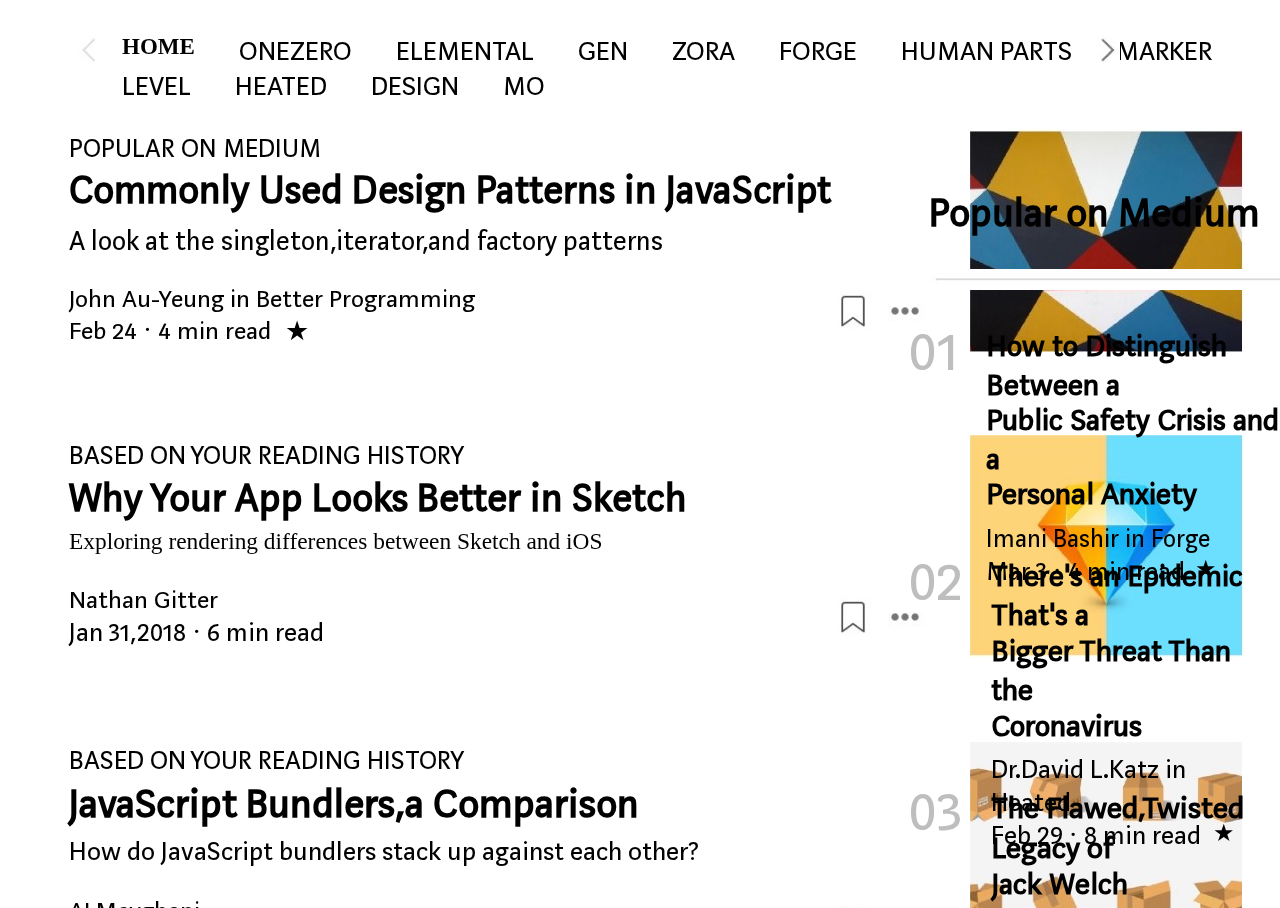
<file: 2/index.html>
<!DOCTYPE html>
<html>
	<head>
		<meta charset="utf-8">
		<meta http-equiv="X-UA-Compatible" content="IE=edge,chrome=1">
		<title>实验2</title>
		<style type="text/css">
			html,body{
				height: 100%;
			}
		
		</style>
		<meta name="description" content="">
		<meta name="keywords" content="">
		<link rel="stylesheet" href="css/index.css">
	</head>
	<body>
		<div class="example"></div>
		<div class="top">
			<span class="t1" style="font:medium-sans-serif-font;  font-weight: bold;z-index: 99999;font-size: 23px">HOME</span>
			<span class="t1" style="font-family: 'medium-sans-serif-font' ;font-style: normal; font-size: 29px">ONEZERO</span>
			<span class="t1" style="font-family: 'medium-sans-serif-font' ;font-style: normal; font-size: 29px">ELEMENTAL</span>
			<span class="t1" style="font-family: 'medium-sans-serif-font' ;font-style: normal; font-size: 29px">GEN</span>
			<span class="t1" style="font-family: 'medium-sans-serif-font' ;font-style: normal; font-size: 29px">ZORA</span>
			<span class="t1" style="font-family: 'medium-sans-serif-font' ;font-style: normal; font-size: 29px">FORGE</span>
			<span class="t1" style="font-family: 'medium-sans-serif-font' ;font-style: normal; font-size: 29px">HUMAN PARTS</span>
			<span class="t1" style="font-family: 'medium-sans-serif-font' ;font-style: normal; font-size: 29px">MARKER</span>
			<span class="t1" style="font-family: 'medium-sans-serif-font' ;font-style: normal; font-size: 29px">LEVEL</span>
			<span class="t1" style="font-family: 'medium-sans-serif-font' ;font-style: normal; font-size: 29px">HEATED</span>
			<span class="t1" style="font-family: 'medium-sans-serif-font' ;font-style: normal; font-size: 29px">DESIGN</span>
			<span class="t1" style="font-family: 'medium-sans-serif-font' ;font-style: normal; font-size: 29px">MO</span>
			
		</div>
		<div class="topimg1">
			<img src="./img/6.jpg" />
		</div>
		<div class="topimg2">
			<img src="./img/5.jpg" />
		</div>
		
		<div class="left1">
			<span class="le11" style="font-family: 'medium-sans-serif-font' ;font-style: normal; display: block;font-size: 28px">POPULAR ON MEDIUM</span>
			<span class="le11" style="font-family: 'medium-sans-serif-font' ;font-style: normal;display: block;font-weight: bold;font-size: 42.2px">Commonly Used Design Patterns in JavaScript</span>
			<span class="le12" style="font-family: 'medium-sans-serif-font' ;font-style: normal; display: block;font-size: 29.2px">A look at the singleton,iterator,and factory patterns</span>
			<span class="le13" style="font-family: 'medium-sans-serif-font' ;font-style: normal; display: block;font-size: 26.8px">John Au-Yeung in Better Programming</span>
			<span class="le14" style="font-family: 'medium-sans-serif-font' ;font-style: normal; font-size: 26.8px">Feb 24 · 4 min read</span>
			<span class="le14" style="font-family: 'medium-sans-serif-font' ;font-style: normal; font-size: 26.8px">★</span>
		</div>
		
		<div class="left2">
			<span class="le21" style="font-family: 'medium-sans-serif-font' ;font-style: normal; display: block;font-size: 28.4px">BASED ON YOUR READING HISTORY</span>
			<span class="le21" style="font-family: 'medium-sans-serif-font' ;font-style: normal; display: block;font-weight: bold;font-size: 42.4px">Why Your App Looks Better in Sketch</span>
			<span class="le22" style="dfont-family: 'medium-sans-serif-font' ;font-style: normal; isplay: block;font-size: 23.4px">Exploring rendering differences between Sketch and iOS</span>
			<span class="le23" style="font-family: 'medium-sans-serif-font' ;font-style: normal; display: block;font-size: 26.8px">Nathan Gitter</span>
			<span class="le23" style="font-family: 'medium-sans-serif-font' ;font-style: normal; font-size: 28px">Jan 31,2018 · 6 min read</span>
		</div>
		<div class="left3">
			<span class="le31" style="font-family: 'medium-sans-serif-font' ;font-style: normal; display: block;font-size: 28.4px">BASED ON YOUR READING HISTORY</span>
			<span class="le31" style="font-family: 'medium-sans-serif-font' ;font-style: normal; display: block;font-weight: bold;font-size: 43px">JavaScript Bundlers,a Comparison</span>
			<span class="le32" style="font-family: 'medium-sans-serif-font' ;font-style: normal; display: block;font-size: 28.6px">How do JavaScript bundlers stack up against each other?</span>
			<span class="le33" style="font-family: 'medium-sans-serif-font' ;font-style: normal; display: block;font-size: 26.8px">AJ Meyghani</span>
			<span class="le34" style="font-family: 'medium-sans-serif-font' ;font-style: normal; font-size: 28px">Oct 28,2018 · 27 min read</span>
			<span class="le34" style="font-family: 'medium-sans-serif-font' ;font-style: normal; font-size: 26.8px">★</span>
		</div>
		
		<div class="img1">
			<img src="./img/1.jpg"/>
		</div>
		<div class="img2">
			<img src="./img/2.jpg"/>
		</div>
		<div class="img3">
			<img src="./img/3.jpg"/>
		</div>
		<div class="img14">
			<img src="./img/4.jpg"/>
		</div>
		<div class="img24">
			<img src="./img/4.jpg"/>
		</div>
		<div class="img34">
			<img src="./img/4.jpg"/>
		</div>
		<div class="right1">
			<span style="font-family: 'medium-sans-serif-font' ;font-style: normal; font-weight: bold;font-size: 42.6px">Popular on Medium</span>
			<img src="./img/7.jpg" style="margin-top: 30px;" />
		</div>
		<div class="right">
			<span class="r01" style="font-family: 'medium-sans-serif-font' ;font-style: normal; font-size: 60px;color: #BEBEBE">01</span>
			<span class="r01" style="font-family: 'medium-sans-serif-font' ;font-style: normal; font-size: 60px;color: #BEBEBE">02</span>
			<span class="r01" style="font-family: 'medium-sans-serif-font' ;font-style: normal; font-size: 60px;color: #BEBEBE">03</span>
		</div>
		<div class="right2">
			<span class="r21" style="font-family: 'medium-sans-serif-font' ;font-style: normal; display: block;font-weight: bold;font-size: 32.4px">How to Distinguish Between a</span>
			<span class="r21" style="font-family: 'medium-sans-serif-font' ;font-style: normal; display: block;font-weight: bold;font-size: 32.4px">Public Safety Crisis and a</span>
			<span class="r21" style="font-family: 'medium-sans-serif-font' ;font-style: normal; display: block;font-weight: bold;font-size: 32.6px">Personal Anxiety</span>
			<span class="r22" style="font-family: 'medium-sans-serif-font' ;font-style: normal; display: block;font-size: 27px">Imani Bashir in Forge</span>
			<span class="r23" style="font-family: 'medium-sans-serif-font' ;font-style: normal; font-size: 28px">Mar 3 · 4 min read</span>
			<span class="r23" style="font-family: 'medium-sans-serif-font' ;font-style: normal; display: block;font-size: 24px">★</span>
		</div>
		<div class="right3">
			<span class="r31" style="font-family: 'medium-sans-serif-font' ;font-style: normal; display: block;font-weight: bold;font-size: 32px">There's an Epidemic That's a</span>
			<span class="r31" style="font-family: 'medium-sans-serif-font' ;font-style: normal; display: block;font-weight: bold;font-size: 32.4px">Bigger Threat Than the</span>
			<span class="r31" style="font-family: 'medium-sans-serif-font' ;font-style: normal; display: block;font-weight: bold;font-size: 32.7px">Coronavirus</span>
			<span class="r32" style="font-family: 'medium-sans-serif-font' ;font-style: normal; display: block;font-size: 28px">Dr.David L.Katz in Heated</span>
			<span class="r33" style="font-family: 'medium-sans-serif-font' ;font-style: normal; font-size: 28px">Feb 29 · 8 min read</span>
			<span class="r33" style="font-family: 'medium-sans-serif-font' ;font-style: normal; display: block;font-size: 24px">★</span>
		</div>
		
		<div class="right4">
			<span class="r41" style="font-family: 'medium-sans-serif-font' ;font-style: normal; display: block;font-weight: bold;font-size: 33px">The Flawed,Twisted Legacy of</span>
			<span class="r41" style="font-family: 'medium-sans-serif-font' ;font-style: normal; display: block;font-weight: bold;font-size: 32.4px">Jack Welch</span>
			<span class="r42" style="font-family: 'medium-sans-serif-font' ;font-style: normal; display: block;font-size: 27px">Rob Walker in Marker</span>
			<span class="r43" style="font-family: 'medium-sans-serif-font' ;font-style: normal; font-size: 28px">Mar 3 · 4 min read</span>
			<span class="r43" style="font-family: 'medium-sans-serif-font' ;font-style: normal; font-size: 24px">★</span>
		</div>
		
		
	</body>
</html>
</file>
<file: 2/css/index.css>
@charset "UTF-8";
/**
 * 
 * @authors PQ (you@example.org)
 * @date    2021-03-12 15:01:04
 * @version $Id$
 */

/*body{
	opacity: 0.5;
	background-image: url(../img/1.png);
	background-size: 100%;
	background-repeat: no-repeat;
}*/

@font-face {
  font-family: 'medium-sans-serif-font';
  font-weight: 400;
  font-style: normal;
  src: url('[data-uri]') format('woff');
  unicode-range: U+0-7F,U+A0,U+200A,U+2014,U+2018,U+2019,U+201C,U+201D,U+2022,U+2026;
}

.example{
	position: absolute;
	width: 100%;
	height: 100%;
	opacity: 0;/*透明度*/
	z-index: 0;
	background-image: url(../img/1.png);
	background-size: 100%;
	background-repeat: no-repeat;
}

.top{
	position: fixed;
	top: 34px;
	left: 122px;
	width: 90%;
	height: 7%;
	z-index: 100;
}
.t1{
	display: block;
	float: left;
	margin:0px 44px 0px 0px;
}
.topimg1{
	position: fixed;
	top: 33px;
	left: 78px;
	z-index: 100;
}
.topimg2{
	position: fixed;
	top: 30px;
	right: 160px;
	z-index: 100;
}
.left1{
	position: fixed;
	top: 132px;
	left: 69px;
	width: 62%;
	height: 15%;
	z-index: 100;
}
.le11{
	display: block;
	margin:0 0 0px 0;
}
.le12{
	display: block;
	margin:8px 0 24px 0;
}
.le13{
	display: block;
	margin:0 0 0 0;
}
.le14{
	display: block;
	margin:0px 14px 9px 0;
	float: left;
}

.left2{
	position: fixed;
	top: 438px;
	left: 69px;
	width: 62%;
	height: 15%;
	z-index: 100;
}
.le21{
	display: block;
	margin:0 0 0px 0;
}
.le22{
	display: block;
	margin:4px 0 29px 0;
}
.le23{
	display: block;
	margin:0px 0 0 0;
}

.left3{
	position: fixed;
	top: 743px;
	left: 69px;
	width: 62%;
	height: 15%;
	z-index: 100;
}
.le31{
	display: block;
	margin:0 0 0px 0;
}
.le32{
	display: block;
	margin:4px 0 26px 0;
}
.le33{
	display: block;
	margin:0 0 0px 0;
}
.le34{
	display: block;
	margin:-2px 8px 7px 0;
	float: left;
}


.img1 {
	position:fixed;
	top: 129px;
	left: 970px;
	width: 25%;
	height: 35%;
	z-index: 100;
}
.img2 {
	position:fixed;
	top: 435px;
	left: 970px;
	width: 25%;
	height: 35%;
	z-index: 100;
}
.img3 {
	position:fixed;
	top: 742px;
	left: 970px;
	width: 25%;
	height: 35%;
	z-index: 100;
}
.img14 {
	position:fixed;
	top: 290px;
	left: 832px;
	width: 25%;
	height: 35%;
	z-index: 100;
}
.img24 {
	position:fixed;
	top: 596px;
	left: 832px;
	width: 25%;
	height: 35%;
	z-index: 100;
}
.img34 {
	position:fixed;
	top: 903px;
	left: 832px;
	width: 25%;
	height: 35%;
	z-index: 100;
}
.right1{
	position:fixed;
	top:188px;
	right: 5px;
	width: 27%;
	height: 15%;
	z-index: 100;

}
.right{
	position:fixed;
	top:316px;
	right: 78px;
	width: 23%;
	height: 30%;
	z-index: 100;

}
.r01{
	display: block;
	margin:0px 0px 158px 0;
}
.right2{
	position:fixed;
	top:327px;
	right: 0px;
	width: 23%;
	height: 30%;
	z-index: 100;
}
.r21{
	display: block;
	margin:0 0px -4px 0;
}
.r22{
	display: block;
	margin:13px 15px 0px 0;
}
.r23{
	display: block;
	margin:0px 10px 12px 0;
	float: left;
}


.right3{
	position:fixed;
	top:557px;
	right: -5px;
	width: 23%;
	height: 30%;
	z-index: 100;
}
.r31{
	display: block;
	margin:0px 15px -3px 0;
}
.r32{
	display: block;
	margin:10px 15px 0px 0;
}
.r33{
	display: block;
	margin:0px 12px 0px 0;
	float: left;
}


.right4{
	position:fixed;
	top:788px;
	right: -5px;
	width: 23%;
	height: 30%;
	z-index: 100;
}
.r41{
	display: block;
	margin:0 15px -3px 0;
}
.r42{
	display: block;
	margin:10px 15px 0px 0;
}
.r43{
	display: block;
	margin:0px 12px 0px 0;
	float: left;
}
</file>
